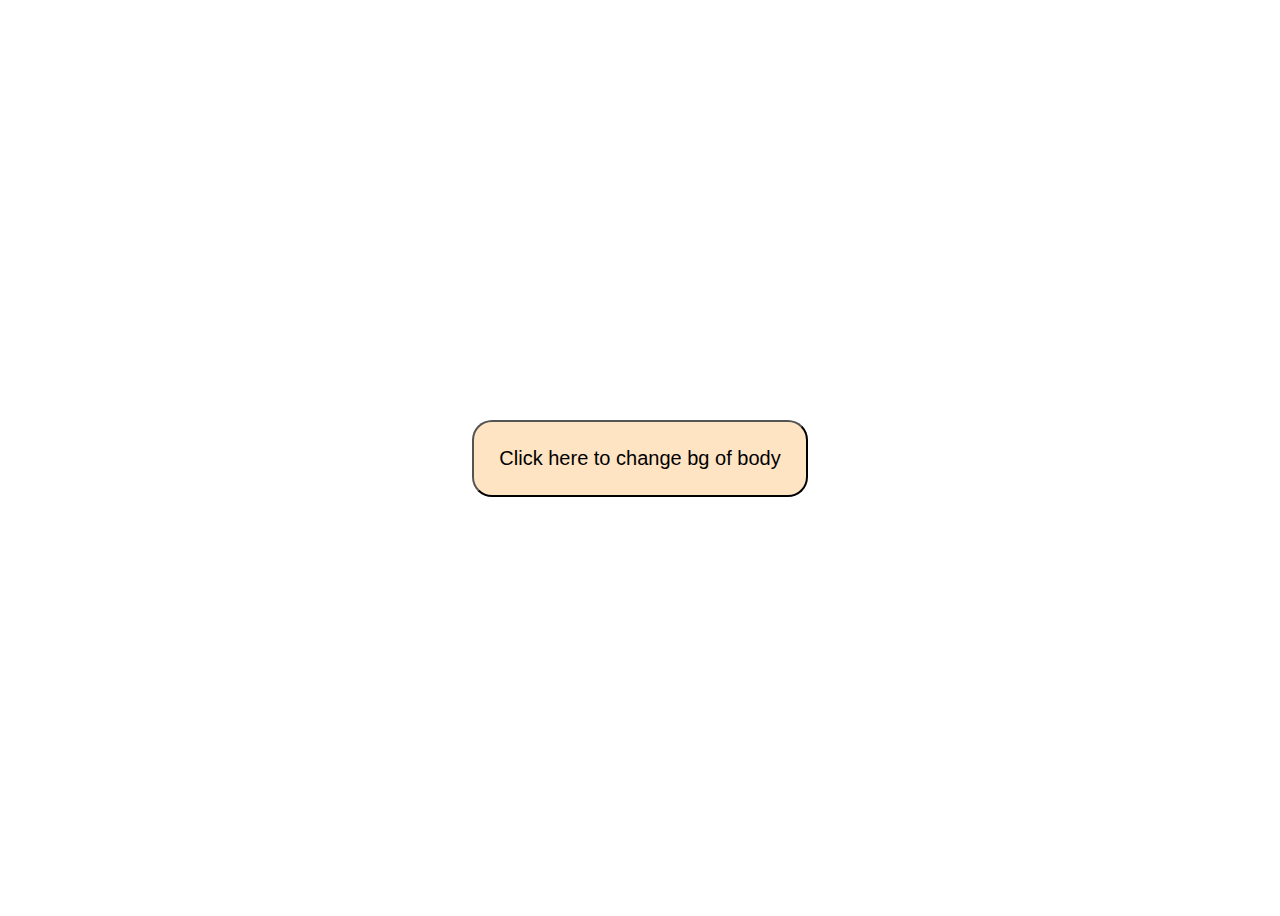
<file: DOM ASSIGNMENTS/Color Changer/Color project/index.html>
<!-- Task => generate a hexa code and concatinate with # and style.background to  -->
<!DOCTYPE html>
<html lang="en">
<head>
    <meta charset="UTF-8">
    <meta http-equiv="X-UA-Compatible" content="IE=edge">
    <meta name="viewport" content="width=device-width, initial-scale=1.0">
    <title>BGC color genterator</title>
    <link rel="stylesheet" href="./style.css">
</head>
<body>
    <button id="button">Click here to change bg of body</button>
    <script src="./script.js"></script>
</body>
</html>
</file>
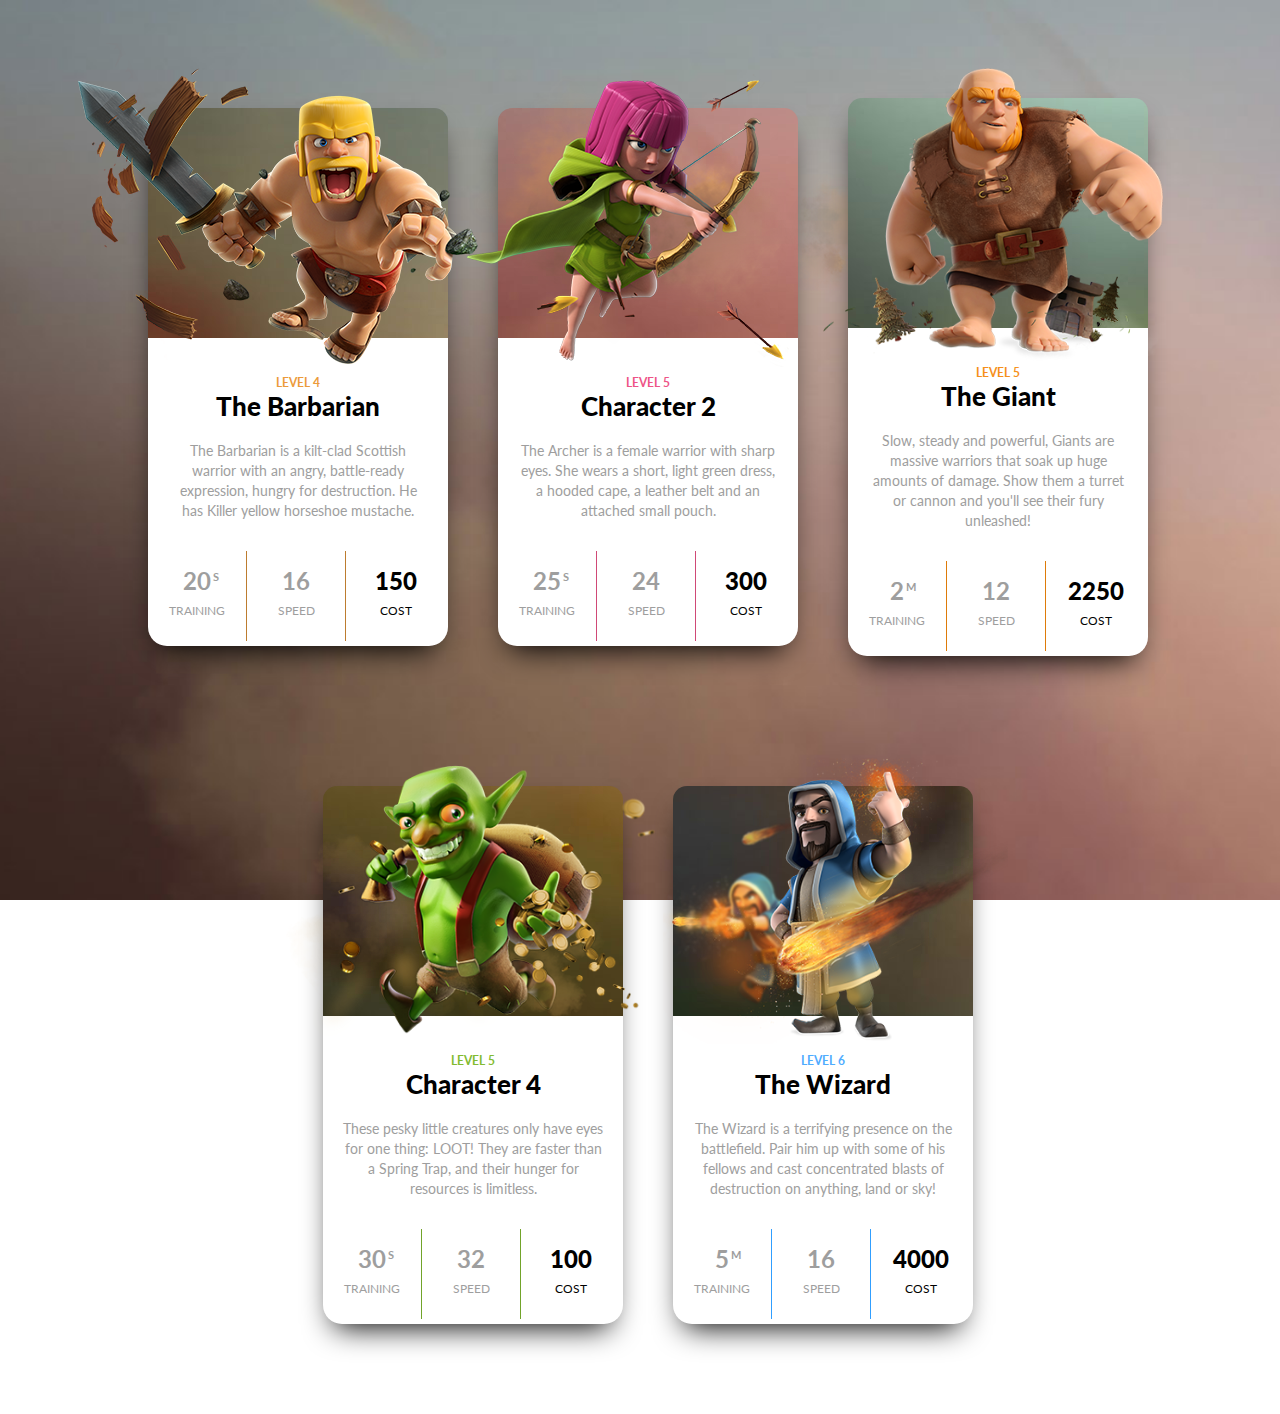
<file: DOM ASSIGNMENTS/DOM Assignments 2.0 Batch copy/04_DOM Project/04_DOM Project/index.html>
<!DOCTYPE html>
<html lang="en">

<head>
    <meta charset="UTF-8" />
    <meta http-equiv="X-UA-Compatible" content="IE=edge" />
    <meta name="viewport" content="width=device-width, initial-scale=1.0" />
    <title>Document</title>
    <link rel="stylesheet" href="./style.css" />
</head>

<body>
    <div class="slide-container">
        <div class="wrapper">
            <div class="clash-card barbarian">
                <div class="clash-card__image clash-card__image--barbarian">
                    <img src="./assets/barbarian.png" alt="barbarian" />
                </div>
                <div class="clash-card__level clash-card__level--barbarian">
                    Level 4
                </div>
                <div>The Barbarian</div>
                <div class="clash-card__unit-description">
                    The Barbarian is a kilt-clad Scottish warrior with an angry,
                    battle-ready expression, hungry for destruction. He has Killer
                    yellow horseshoe mustache.
                </div>

                <div class="clash-card__unit-stats clash-card__unit-stats--barbarian clearfix">
                    <div class="one-third">
                        <div class="stat">20<sup>S</sup></div>
                        <div class="stat-value">Training</div>
                    </div>

                    <div class="one-third">
                        <div class="stat">16</div>
                        <div class="stat-value">Speed</div>
                    </div>

                    <div class="one-third no-border">
                        <div class="stat">150</div>
                        <div class="stat-value">Cost</div>
                    </div>
                </div>
            </div>
            <!-- end clash-card barbarian-->
        </div>
        <!-- end wrapper -->

        <div class="wrapper">
            <div class="clash-card archer">
                <div class="clash-card__image clash-card__image--archer">
                    <img src="./assets/archer.png" alt="archer" />
                </div>
                <div class="clash-card__level clash-card__level--archer">Level 5</div>
                <div>Character 2</div>
                <div class="clash-card__unit-description">
                    The Archer is a female warrior with sharp eyes. She wears a short,
                    light green dress, a hooded cape, a leather belt and an attached
                    small pouch.
                </div>

                <div class="clash-card__unit-stats clash-card__unit-stats--archer clearfix">
                    <div class="one-third">
                        <div class="stat">25<sup>S</sup></div>
                        <div class="stat-value">Training</div>
                    </div>

                    <div class="one-third">
                        <div class="stat">24</div>
                        <div class="stat-value">Speed</div>
                    </div>

                    <div class="one-third no-border">
                        <div class="stat">300</div>
                        <div class="stat-value">Cost</div>
                    </div>
                </div>
            </div>
            <!-- end clash-card archer-->
        </div>
        <!-- end wrapper -->

        <div class="wrapper">
            <div class="clash-card giant">
                <div class="clash-card__image clash-card__image--giant">
                    <img src="./assets/giant.png" alt="giant" />
                </div>
                <div class="clash-card__level clash-card__level--giant">Level 5</div>
                <div>The Giant</div>
                <div class="clash-card__unit-description">
                    Slow, steady and powerful, Giants are massive warriors that soak up
                    huge amounts of damage. Show them a turret or cannon and you'll see
                    their fury unleashed!
                </div>

                <div class="clash-card__unit-stats clash-card__unit-stats--giant clearfix">
                    <div class="one-third">
                        <div class="stat">2<sup>M</sup></div>
                        <div class="stat-value">Training</div>
                    </div>

                    <div class="one-third">
                        <div class="stat">12</div>
                        <div class="stat-value">Speed</div>
                    </div>

                    <div class="one-third no-border">
                        <div class="stat">2250</div>
                        <div class="stat-value">Cost</div>
                    </div>
                </div>
            </div>
            <!-- end clash-card giant-->
        </div>
        <!-- end wrapper -->

        <div class="wrapper">
            <div class="clash-card goblin">
                <div class="clash-card__image clash-card__image--goblin">
                    <img src="./assets/goblin.png" alt="goblin" />
                </div>
                <div class="clash-card__level clash-card__level--goblin">Level 5</div>
                <div>Character 4</div>
                <div class="clash-card__unit-description">
                    These pesky little creatures only have eyes for one thing: LOOT!
                    They are faster than a Spring Trap, and their hunger for resources
                    is limitless.
                </div>

                <div class="clash-card__unit-stats clash-card__unit-stats--goblin clearfix">
                    <div class="one-third">
                        <div class="stat">30<sup>S</sup></div>
                        <div class="stat-value">Training</div>
                    </div>

                    <div class="one-third">
                        <div class="stat">32</div>
                        <div class="stat-value">Speed</div>
                    </div>

                    <div class="one-third no-border">
                        <div class="stat">100</div>
                        <div class="stat-value">Cost</div>
                    </div>
                </div>
            </div>
            <!-- end clash-card goblin-->
        </div>
        <!-- end wrapper -->

        <div class="wrapper">
            <div class="clash-card wizard">
                <div class="clash-card__image clash-card__image--wizard">
                    <img src="./assets/wizard.png" alt="wizard" />
                </div>
                <div class="clash-card__level clash-card__level--wizard">Level 6</div>
                <div>The Wizard</div>
                <div class="clash-card__unit-description">
                    The Wizard is a terrifying presence on the battlefield. Pair him up
                    with some of his fellows and cast concentrated blasts of destruction
                    on anything, land or sky!
                </div>

                <div class="clash-card__unit-stats clash-card__unit-stats--wizard clearfix">
                    <div class="one-third">
                        <div class="stat">5<sup>M</sup></div>
                        <div class="stat-value">Training</div>
                    </div>

                    <div class="one-third">
                        <div class="stat">16</div>
                        <div class="stat-value">Speed</div>
                    </div>

                    <div class="one-third no-border">
                        <div class="stat">4000</div>
                        <div class="stat-value">Cost</div>
                    </div>
                </div>
            </div>
            <!-- end clash-card wizard-->
        </div>
        <!-- end wrapper -->
    </div>
    <!-- end container -->
</body>

</html>
</file>
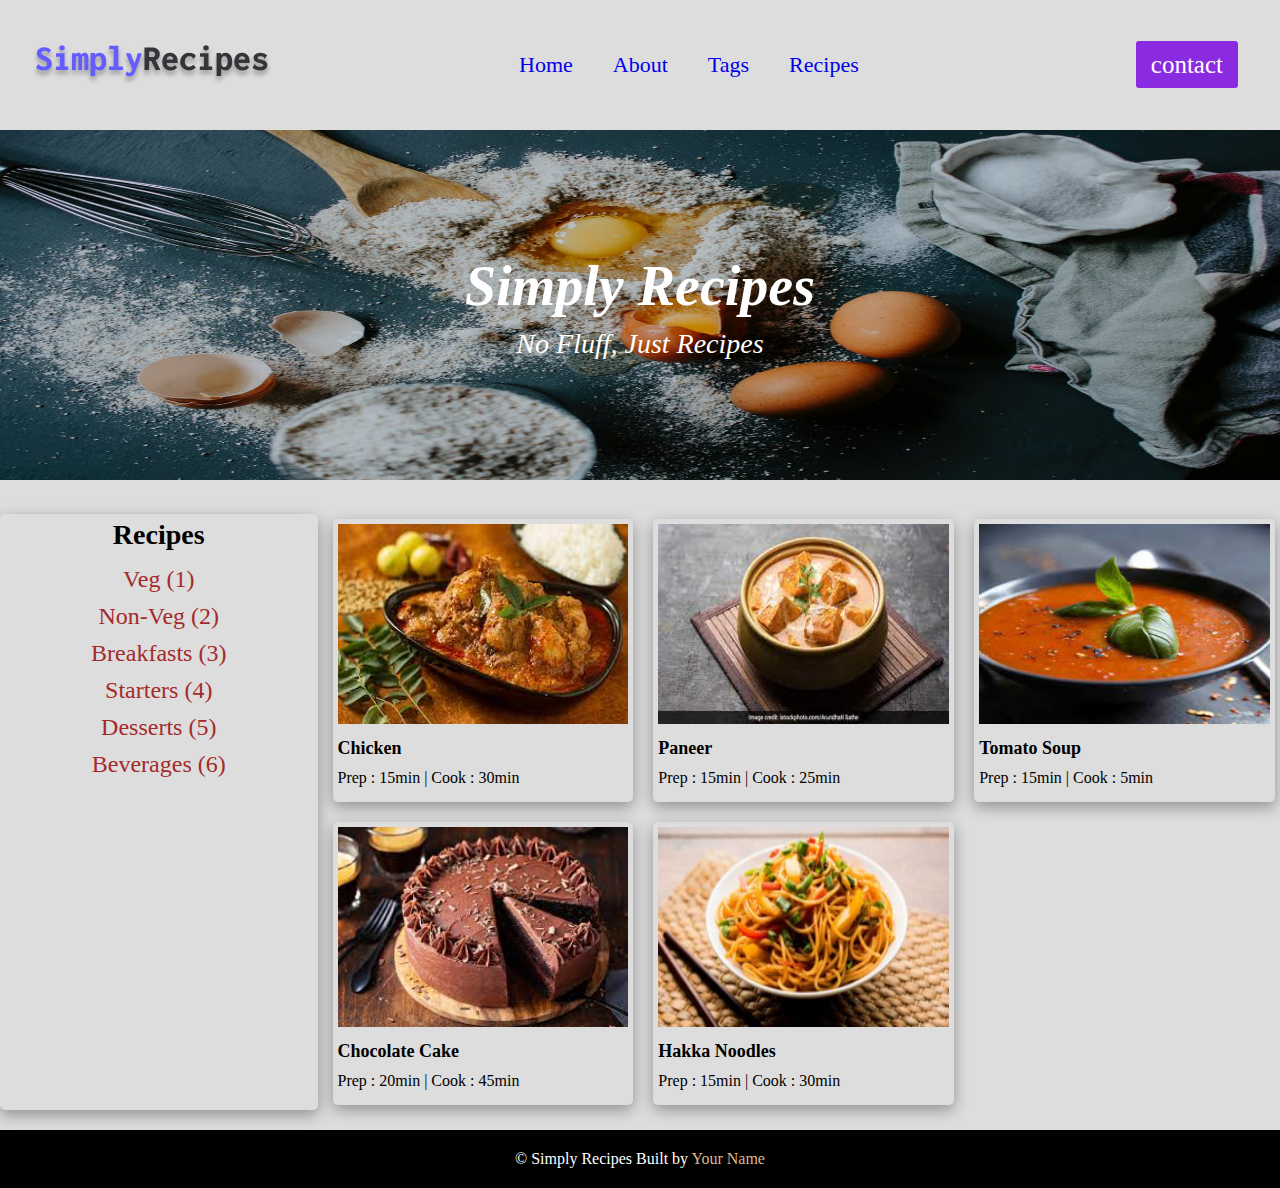
<file: DOM ASSIGNMENTS/DOM Assignments 2.0 Batch copy/05_DOM Project/05_DOM Project/index.html>
<!DOCTYPE html>
<html lang="en">

<head>
    <meta charset="UTF-8" />
    <meta http-equiv="X-UA-Compatible" content="IE=edge" />
    <meta name="viewport" content="width=device-width, initial-scale=1.0" />
    <title>Simply Recipes</title>
    <link rel="stylesheet" href="style.css" />
    <link rel="shortcut icon" href="/img/favicon.ico" type="image/x-icon">
</head>

<body>
    <nav class="navbar">
        <div class="nav-center">
            <div class="nav-header">
                <a href="index.html" class="nav-logo">
                    <img src="./img/logo.svg" alt="Simply Recipes" />
                </a>
            </div>
            <div class="nav-links">
                <a href="index.html" class="nav-link"> home </a>
                <a href="index.html" class="nav-link"> about </a>
                <a href="index.html" class="nav-link"> tags </a>
                <a href="index.html" class="nav-link"> recipes </a>
            </div>
            <div>
                <a href="index.html" class="btn"> contact </a>
            </div>
        </div>
    </nav>
    <main class="page">
        <header class="hero">
            <div class="hero-container">
                <img src="./img/main.jpeg" alt="Main Image">
                <div class="hero-text">
                    <h1>Simply Recipes</h1>
                    <h4>No Fluff, Just Recipes</h4>
                </div>
            </div>
        </header>
        <section class="recipes-container">
            <div class="tags-container">
                <h4 class="text-r">recipes</h4>
                <div>
                    <a href="#"> Veg (1)</a>
                    <a href="#"> Non-Veg (2)</a>
                    <a href="#"> Breakfasts (3)</a>
                    <a href="#"> Starters (4)</a>
                    <a href="#"> Desserts (5)</a>
                    <a href="#"> Beverages (6)</a>
                </div>
            </div>
            <div class="recipe-gallery">
                <div class="card">
                    <a href="#" class="recipe-text">
                        <img src="./img/recipe-1.jpeg" class="recipe-img" />
                        <h5 class="recipe-name">Chicken</h5>
                        <p class="recipe-disp">Prep : 15min | Cook : 30min</p>
                    </a>
                </div>
                <div class="card">
                    <a href="#" class="recipe-text">
                        <img src="./img/recipe-2.jpeg" class="recipe-img " />
                        <h5 class="recipe-name">Paneer</h5>
                        <p class="recipe-disp">Prep : 15min | Cook : 25min</p>
                    </a>
                </div>
                <div class="card">
                    <a href="#" class="recipe-text">
                        <img src="./img/recipe-3.jpeg" class="recipe-img " />
                        <h5 class="recipe-name">Tomato Soup</h5>
                        <p class="recipe-disp">Prep : 15min | Cook : 5min</p>
                    </a>
                </div>
                <div class="card">
                    <a href="#" class="recipe-text">
                        <img src="./img/recipe-4.jpeg" class="recipe-img " />
                        <h5 class="recipe-name">Chocolate Cake</h5>
                        <p class="recipe-disp">Prep : 20min | Cook : 45min</p>
                    </a>
                </div>
                <div class="card">
                    <a href="#" class="recipe-text">
                        <img src="./img/recipe-5.jpeg" class="recipe-img " />
                        <h5 class="recipe-name">Hakka Noodles</h5>
                        <p class="recipe-disp">Prep : 15min | Cook : 30min</p>
                    </a>
                </div>
            </div>
        </section>
    </main>

    <footer class="page-footer">
        <p>
            &copy;
            <span class="footer-logo">Simply Recipes</span> Built by
            <a href=#>Your Name</a>
        </p>
    </footer>
</body>

</html>




<!-- 
    const ab = document.querySelector(".nav-links")
let x = document.createElement("a")
x.classList.add("btn")
x.textContent="Recipes 2"
'Recipes 2'
ab.append(x)
 -->
</file>
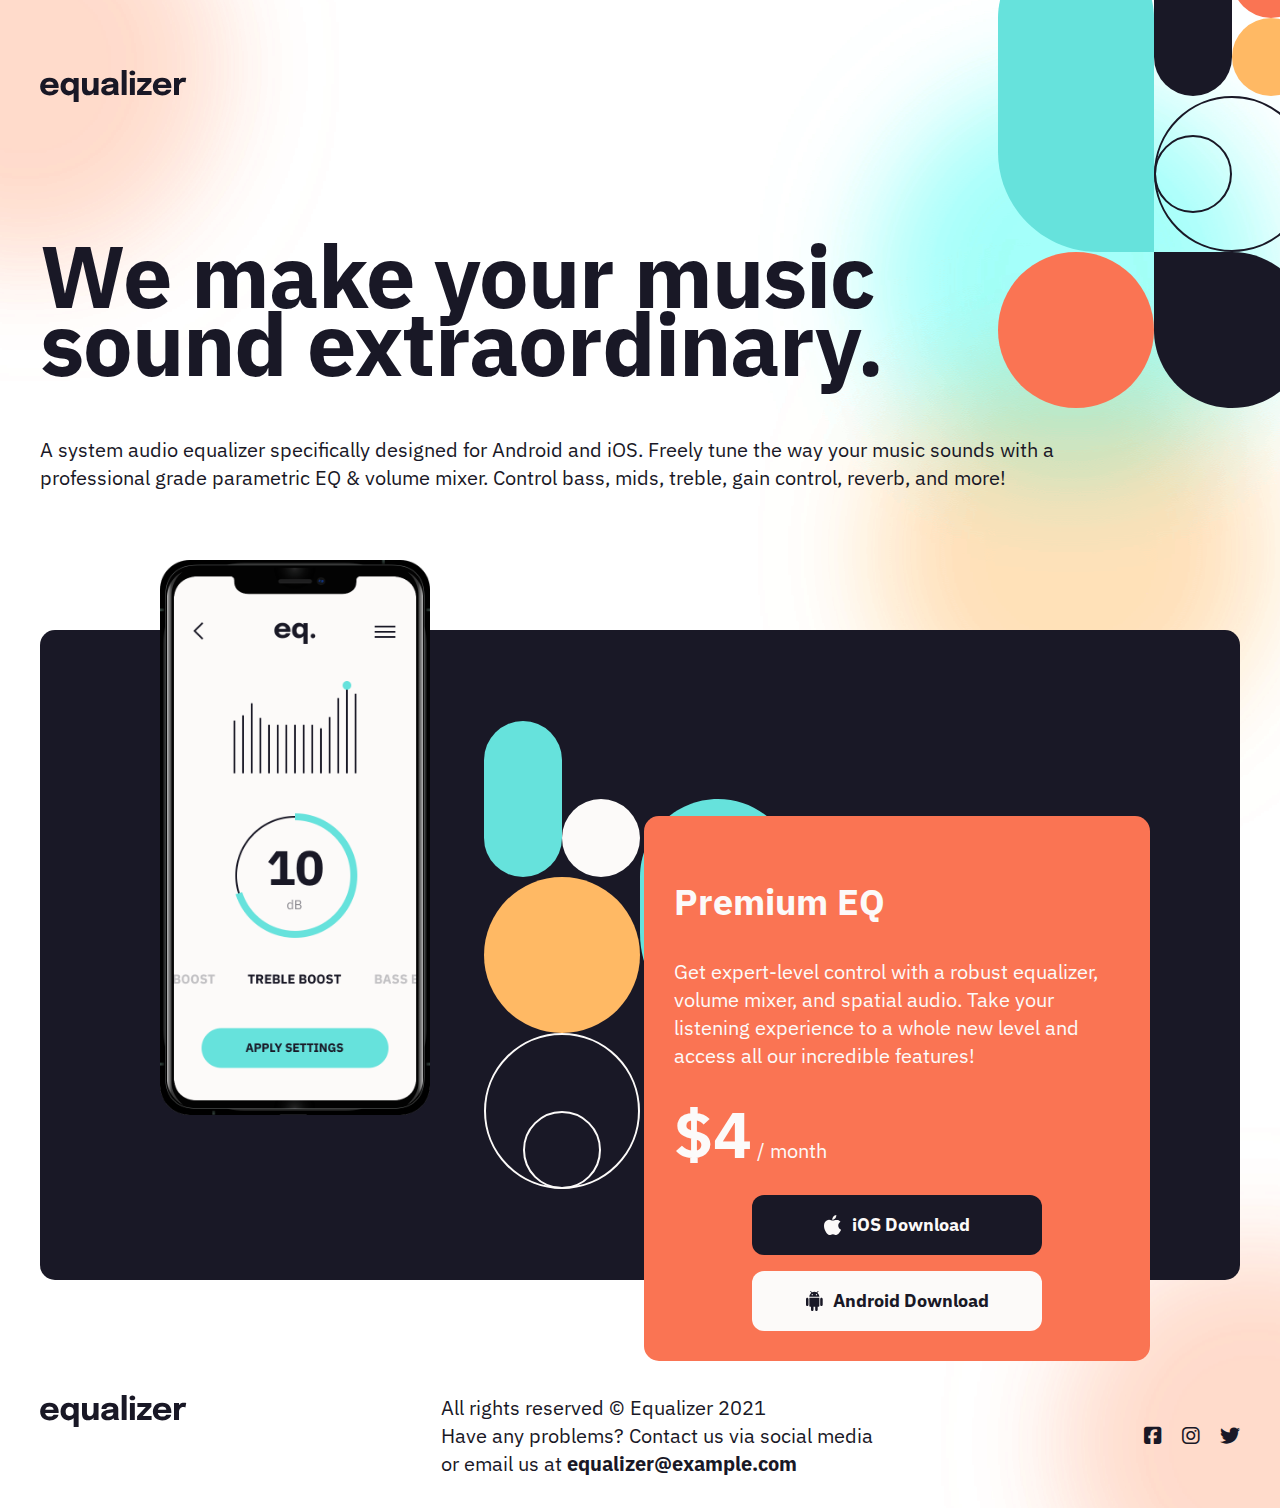
<file: DOM ASSIGNMENTS/DOM Assignments 2.0 Batch copy/06_DOM Project/06_DOM Project/index.html>
<!DOCTYPE html>
<html lang="en">

<head>
  <meta charset="UTF-8">
  <meta name="viewport" content="width=device-width, initial-scale=1.0">

  <link rel="stylesheet" href="./css/style.css">
  <title>DOM Project 3</title>
</head>

<body>

  <main>
    <div class="top_img"><img src="./assets/bg-pattern-1.svg" alt="Background top image"></div>
    <header><img src="./assets/logo.svg" alt="Logo" class="logo"></header>
    <section class="hero">
      <h1>We make your music sound extraordinary.</h1>
      <p>A system audio equalizer specifically designed for Android and iOS. Freely tune the
        way your music sounds with a professional grade parametric EQ & volume mixer. Control
        bass, mids, treble, gain control, reverb, and more!</p>
    </section>

    <section class="app">
      <div class="app_img">
        <img src="./assets/illustration-app.png" alt="Ilustration app">
      </div>
      <div class="app_info">
        <h2>Premium EQ</h2>
        <p>Get expert-level control with a robust equalizer, volume mixer, and spatial audio. Take
          your listening experience to a whole new level and access all our incredible features!</p>
        <div class="app_price">
          <span>$4</span> / month
        </div>
        <div class="buttons">
          <div class="button iosDownload">
            <img src="./assets/icon-apple.svg" alt="iOS button">
            <span>iOS Download</span>
          </div>
          <div class="button androidDownload">
            <img src="./assets/icon-android.svg" alt="Android button">
            <span>Android Download</span>
          </div>
        </div>
      </div>
    </section>

    <footer>
      <div class="footer_logo"><img src="./assets/logo.svg" alt="Logo" class="logo"></div>
      <div class="footer_text">
        <div class="footer_copy">All rights reserved © Equalizer 2021</div>
        <div class="footer_problems"> Have any problems? Contact us via social media or email us at
          <strong>equalizer@example.com </strong>
        </div>
      </div>

      <div class="footer_social">
        <div class="footer_social_ico"><i class="fa-brands fa-square-facebook"></i></div>
        <div class="footer_social_ico"><i class="fa-brands fa-instagram"></i></div>
        <div class="footer_social_ico"><i class="fa-brands fa-twitter"></i></div>
      </div>

    </footer>
  </main>


  <link rel="stylesheet" href="https://cdnjs.cloudflare.com/ajax/libs/font-awesome/6.2.0/css/all.min.css">
</body>

</html>
</file>
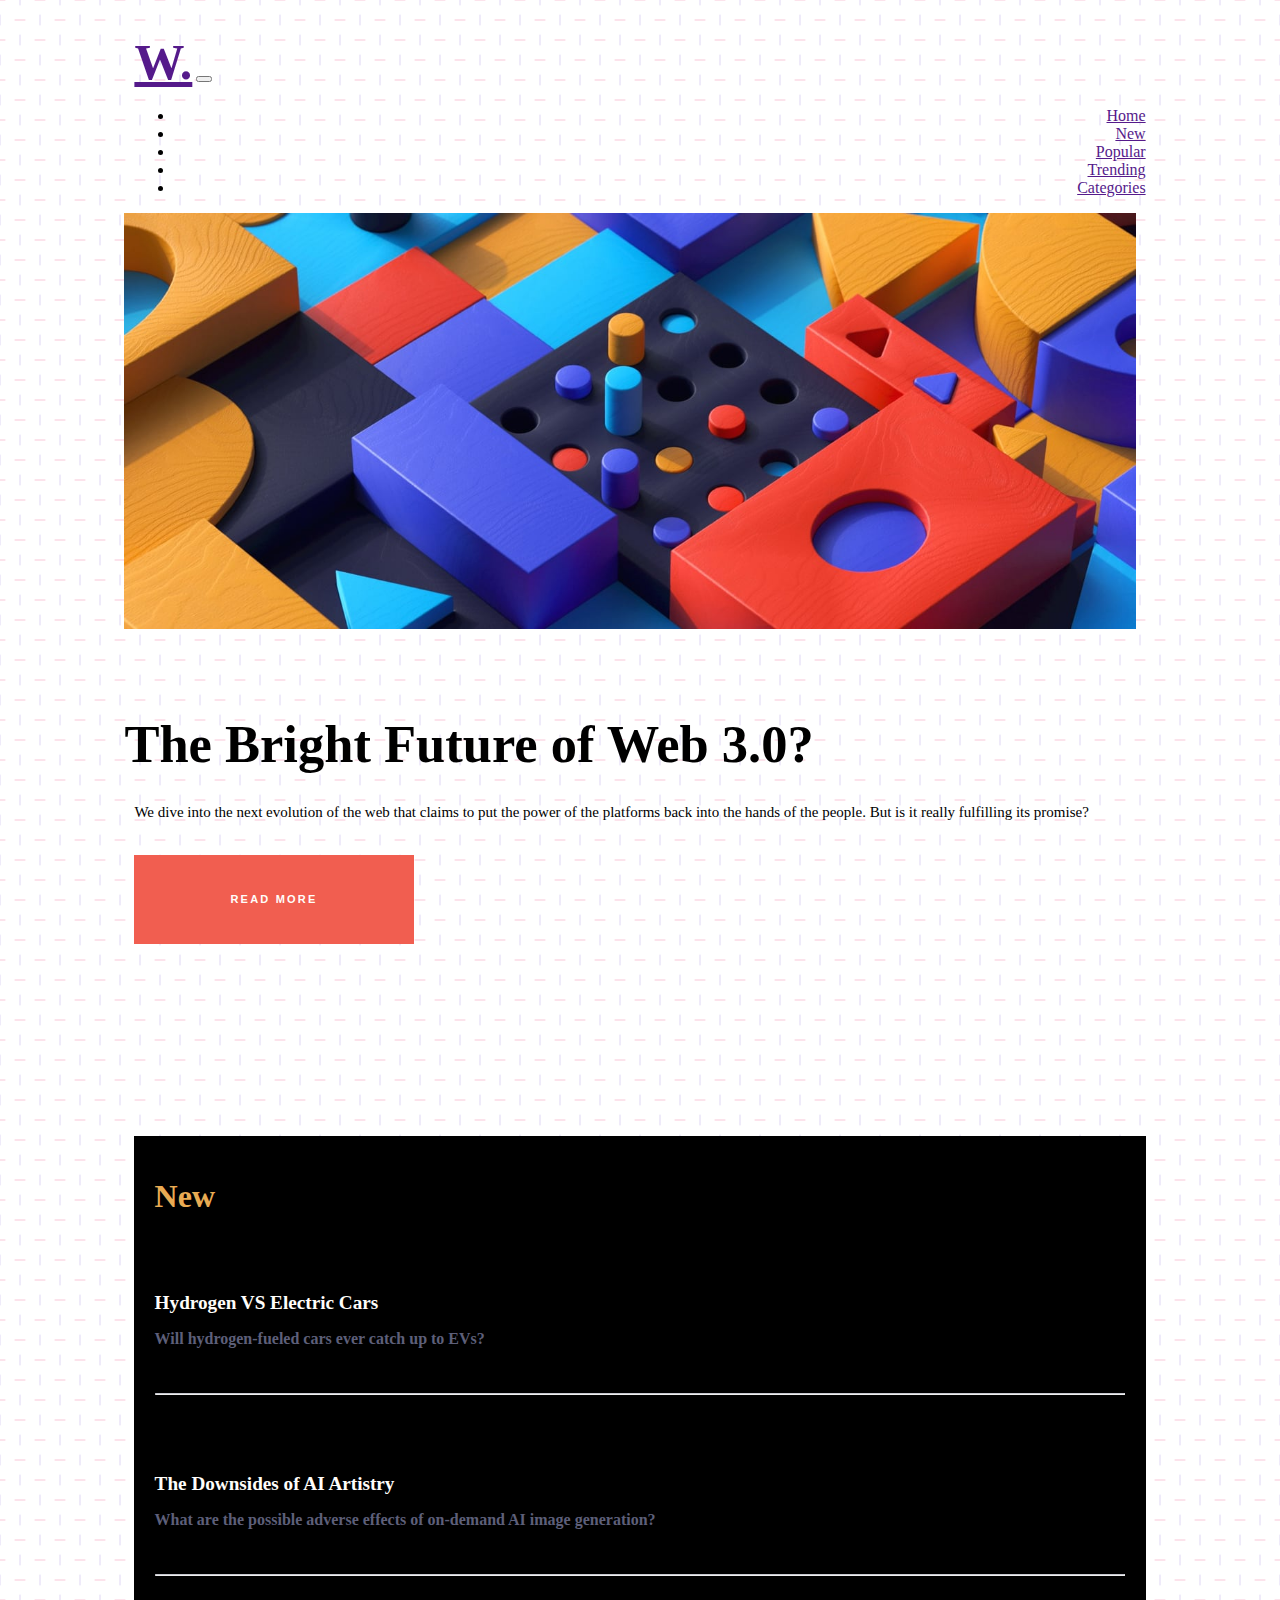
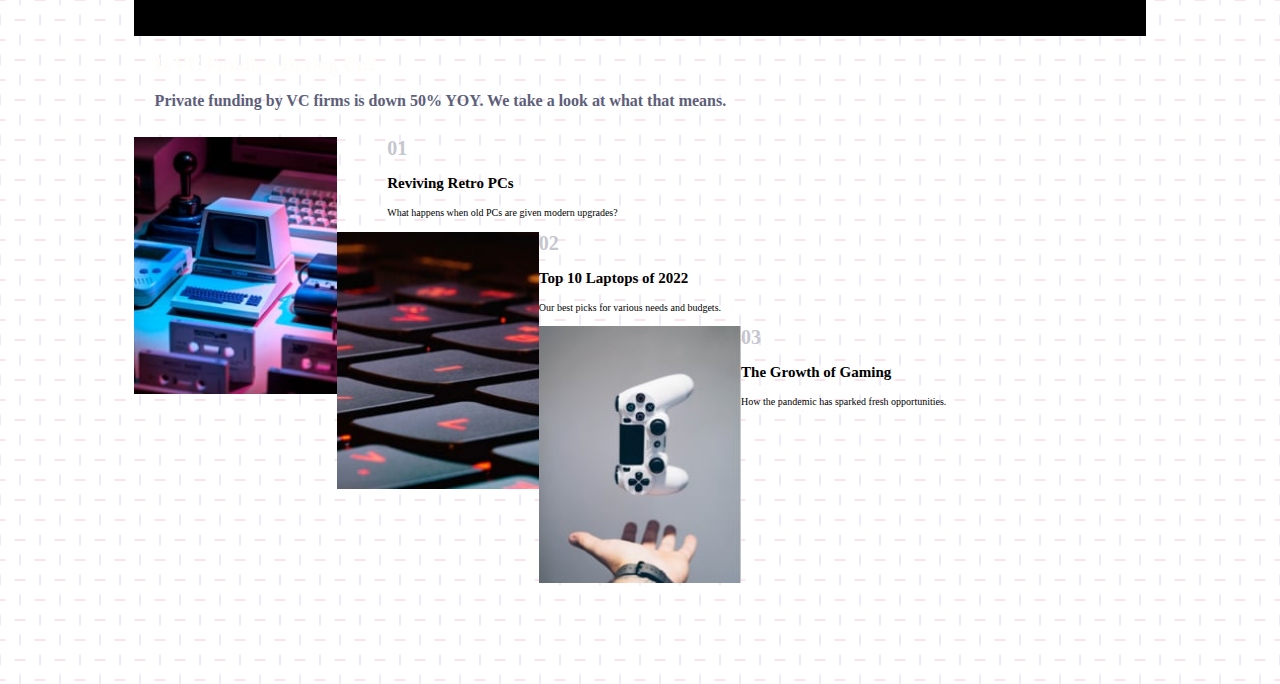
<file: DOM ASSIGNMENTS/DOM Assignments 2.0 Batch copy/DOM P8/DOM P8/index.html>
<!DOCTYPE html>
<html lang="en">
  <head>
    <meta charset="UTF-8" />
    <meta name="viewport" content="width=device-width, initial-scale=1.0" />
    <title>Frontend Mentor | News homepage</title>
    <link
      rel="stylesheet"
      href="https://cdn.jsdelivr.net/npm/bootstrap@5.2.2/dist/css/bootstrap.min.css"
      integrity="sha384-Zenh87qX5JnK2Jl0vWa8Ck2rdkQ2Bzep5IDxbcnCeuOxjzrPF/et3URy9Bv1WTRi"
      crossorigin="anonymous"
    />
    <link rel="stylesheet" href="style.css" />
    <script
      src="https://cdn.jsdelivr.net/npm/bootstrap@5.2.2/dist/js/bootstrap.bundle.min.js"
      integrity="sha384-OERcA2EqjJCMA+/3y+gxIOqMEjwtxJY7qPCqsdltbNJuaOe923+mo//f6V8Qbsw3"
      crossorigin="anonymous"
    ></script>
    <script
      src="https://cdn.jsdelivr.net/npm/bootstrap@5.2.2/dist/js/bootstrap.min.js"
      integrity="sha384-IDwe1+LCz02ROU9k972gdyvl+AESN10+x7tBKgc9I5HFtuNz0wWnPclzo6p9vxnk"
      crossorigin="anonymous"
    ></script>
    <script
      src="https://cdn.jsdelivr.net/npm/@popperjs/core@2.11.6/dist/umd/popper.min.js"
      integrity="sha384-oBqDVmMz9ATKxIep9tiCxS/Z9fNfEXiDAYTujMAeBAsjFuCZSmKbSSUnQlmh/jp3"
      crossorigin="anonymous"
    ></script>
  </head>
  <body>
    <main class="container-fluid">
      <nav class="navbar navbar-expand-lg">
        <a class="navbar-brand" href="">W.</a>

        <button class="navbar-toggler" type="button">
          <span class="navbar-toggler-icon"></span>
        </button>

        <div class="collapse navbar-collapse" id="navbarTogglerDemo01">
          <ul class="navbar-nav ms-auto list-btn">
            <li class="nav-item">
              <a class="nav-link" href="">Home</a>
            </li>
            <li class="nav-item">
              <a class="nav-link" href="">New</a>
            </li>
            <li class="nav-item">
              <a class="nav-link" href="">Popular</a>
            </li>
            <li class="nav-item">
              <a class="nav-link" href="">Trending</a>
            </li>
            <li class="nav-item">
              <a class="nav-link" href="">Categories</a>
            </li>
          </ul>
        </div>
      </nav>

      <section class="row first-row">
        <div class="col-lg-8">
          <img
            class="desk-image"
            src="images/image-web-3-desktop.jpg"
            alt="desk-img"
          />
          <div class="row second-row">
            <div class="col-lg-6">
              <h1 class="img-heading">The Bright Future of Web 3.0?</h1>
            </div>
            <div class="col-lg-6">
              <p class="sec-row-p">
                We dive into the next evolution of the web that claims to put
                the power of the platforms back into the hands of the people.
                But is it really fulfilling its promise?
              </p>
              <button class="read-btn">READ MORE</button>
            </div>
          </div>
        </div>
        <aside class="col-lg-4 new">
          <h1>New</h1>
          <h2 class="new-head">Hydrogen VS Electric Cars</h2>
          <p class="new-p">Will hydrogen-fueled cars ever catch up to EVs?</p>
          <hr class="hr-line" />
          <h2 class="new-head">The Downsides of AI Artistry</h2>
          <p class="new-p">
            What are the possible adverse effects of on-demand AI image
            generation?
          </p>
          <hr class="hr-line" />
          <h2 class="new-head">Is VC Funding Drying Up?</h2>
          <p class="new-p">
            Private funding by VC firms is down 50% YOY. We take a look at what
            that means.
          </p>
        </aside>
      </section>

      <section class="row last-row">
        <div class="col-lg-4">
          <img
            class="last-row-img"
            src="images/image-retro-pcs.jpg"
            alt="retro-img"
          />
          <h1 class="last-row-h1">01</h1>
          <h3>Reviving Retro PCs</h3>
          <p class="last-row-p">
            What happens when old PCs are given modern upgrades?
          </p>
        </div>
        <div class="col-lg-4">
          <img
            class="last-row-img"
            src="images/image-top-laptops.jpg"
            alt="laptop-img"
          />
          <h1 class="last-row-h1">02</h1>
          <h3>Top 10 Laptops of 2022</h3>
          <p class="last-row-p">
            Our best picks for various needs and budgets.
          </p>
        </div>
        <div class="col-lg-4">
          <img
            class="last-row-img"
            src="images/image-gaming-growth.jpg"
            alt="growth-img"
          />
          <h1 class="last-row-h1">03</h1>
          <h3>The Growth of Gaming</h3>
          <p class="last-row-p">
            How the pandemic has sparked fresh opportunities.
          </p>
        </div>
      </section>
    </main>
  </body>
</html>
</file>
<file: DOM ASSIGNMENTS/Color Changer/Color project/style.css>
body{
    height: 100vh;
    display:flex;
    justify-content: center;
    align-items: center;
}
button{
    padding:25px;
    font-size: 20px;
    font-weight:400 ;
    border-radius: 20px;
    background-color: bisque;
   
}
</file>
<file: DOM ASSIGNMENTS/DOM Assignments 2.0 Batch copy/04_DOM Project/04_DOM Project/style.css>
@import url(https://fonts.googleapis.com/css?family=Lato:400,700,900);
*,
*:before,
*:after {
  box-sizing: border-box;
}

body {
  background: linear-gradient(to bottom, #8c7a7a 0%, #af877c 65%, #af877c 100%) fixed;
  background: url("./assets/coc-background.jpg") no-repeat center center fixed;
  background-size: cover;
  font: 14px/20px "Lato", Arial, sans-serif;
  color: #9e9e9e;
  height: 100vh;
  width: 100vw;
  display: flex;
  align-items: center;
  justify-content: space-around;
  overflow-x: hidden;
}

.slide-container {
  margin: auto;
  display: flex;
  gap: 50px;
  align-items: center;
  justify-content: center;
  flex-wrap: wrap;
  padding: 50px 30px;
}

.wrapper {
  padding-top: 40px;
  padding-bottom: 40px;
}
.wrapper:focus {
  outline: 0;
}

.clash-card {
  background: white;
  width: 300px;
  display: inline-block;
  margin: auto;
  border-radius: 19px;
  position: relative;
  text-align: center;
  box-shadow: -1px 15px 30px -12px black;
  z-index: 9999;
}

.clash-card__image {
  position: relative;
  height: 230px;
  margin-bottom: 35px;
  border-top-left-radius: 14px;
  border-top-right-radius: 14px;
}

.clash-card__image--barbarian {
  background: url("./assets/barbarian-bg.jpg");
}
.clash-card__image--barbarian img {
  width: 400px;
  position: absolute;
  top: -65px;
  left: -70px;
}

.clash-card__image--archer {
  background: url("./assets/archer-bg.jpg");
}
.clash-card__image--archer img {
  width: 400px;
  position: absolute;
  top: -34px;
  left: -37px;
}

.clash-card__image--giant {
  background: url("./assets/giant-bg.jpg");
}
.clash-card__image--giant img {
  width: 340px;
  position: absolute;
  top: -30px;
  left: -25px;
}

.clash-card__image--goblin {
  background: url("./assets//goblin-bg.jpg");
}
.clash-card__image--goblin img {
  width: 370px;
  position: absolute;
  top: -21px;
  left: -37px;
}

.clash-card__image--wizard {
  background: url("./assets/wizard-bg.jpg");
}
.clash-card__image--wizard img {
  width: 345px;
  position: absolute;
  top: -28px;
  left: -10px;
}

.clash-card__level {
  text-transform: uppercase;
  font-size: 12px;
  font-weight: 700;
  margin-bottom: 3px;
}

.clash-card__level--barbarian {
  color: #ec9b3b;
}

.clash-card__level--archer {
  color: #ee5487;
}

.clash-card__level--giant {
  color: #f6901a;
}

.clash-card__level--goblin {
  color: #82bb30;
}

.clash-card__level--wizard {
  color: #4facff;
}

.clash-card div:nth-child(3) {
  font-size: 26px;
  color: black;
  font-weight: 900;
  margin-bottom: 5px;
}

.clash-card__unit-description {
  padding: 20px;
  margin-bottom: 10px;
}


.clash-card__unit-stats--barbarian .one-third {
  border-right: 1px solid #bd7c2f;
}


.clash-card__unit-stats--archer .one-third {
  border-right: 1px solid #d04976;
}


.clash-card__unit-stats--giant .one-third {
  border-right: 1px solid #de7b09;
}


.clash-card__unit-stats--goblin .one-third {
  border-right: 1px solid #71a32a;
}

.clash-card__unit-stats--wizard .one-third {
  border-right: 1px solid #309eff;
}

.clash-card__unit-stats {

  font-weight: 700;
  border-bottom-left-radius: 14px;
  border-bottom-right-radius: 14px;
}
.clash-card__unit-stats .one-third {
  width: 33%;
  float: left;
  padding: 20px 15px;
}
.clash-card__unit-stats sup {
  position: absolute;
  bottom: 4px;
  font-size: 45%;
  margin-left: 2px;
}
.clash-card__unit-stats .stat {
  position: relative;
  font-size: 24px;
  margin-bottom: 10px;
}
.clash-card__unit-stats .stat-value {
  text-transform: uppercase;
  font-weight: 400;
  font-size: 12px;
}
.clash-card__unit-stats .no-border {
  border-right: none;
}

.clearfix:after {
  visibility: hidden;
  display: block;
  font-size: 0;
  content: " ";
  clear: both;
  height: 0;
} 

.slick-prev {
  left: 100px;
  z-index: 999;
}

.slick-next {
  right: 100px;
  z-index: 999;
}
</file>
<file: DOM ASSIGNMENTS/DOM Assignments 2.0 Batch copy/05_DOM Project/05_DOM Project/style.css>
*{
    margin: 0;
    padding: 0;
    box-sizing: border-box;
}

body{
    background-color: #dddddd;
    max-width: 1400px;
    margin: 0 auto;
}

.navbar{
    padding: 32px;
}

.nav-center{
    display: flex;
    justify-content: space-between;
    align-items: center;
}

.nav-links{
    display: flex;
    align-items: center;
    font-size: 22px;

}

.recipe-text{
    text-transform: capitalize;
    text-decoration: none;
    color: black;
}

a{
    text-decoration: none;
}

.nav-link{
    padding: 20px 10px;
}

.nav-links a{
    margin-right: 20px;
    text-transform: capitalize;
    text-decoration: none;
}

.btn{
    background-color: blueviolet;
    padding: 10px 15px;
    color: white;
    border-radius: 3px;
    margin: 10px;
    font-size: 25px;
}

.hero-container{
    position: relative;
    text-align: center;
    margin-bottom: 30px;
}

.hero-container img{
    width: 100%;
    height: 350px;
}

.hero-text{
    position: absolute;
    top: 50%;
    left:50% ;
    transform: translate(-50%,-50%);
}

.hero-text h1{
    font-size: 56px;
    color: white;
    margin-bottom: 10px;
    font-style: italic;
}

.hero-text h4{
    font-size: 28px;
    color: white;
    font-weight: 400;
    font-style: italic;
}


.recipes-container{
    margin: 0 auto;
    display: grid;
    grid-template-columns: 1fr 3fr;
    gap: 10px;
}

.recipe-gallery{
    display: grid;
    grid-template-columns: 1fr 1fr 1fr;
    gap: 20px;
}
.recipe-gallery .card {
    box-shadow: rgba(0, 0, 0, 0.35) 0px 5px 15px;

}

.recipes-container div{
    padding: 5px;
    border-radius: 5px;

} 

.recipe-img{
    width: 100%;
    height: 200px;
}

.recipe-name{
    text-transform: capitalize;
    font-size: 18px;
    margin-top: 10px;
}

.recipe-disp{
    text-transform: capitalize;
    font-size: 16px;
    margin: 10px 0;
}

.tags-container{
    text-align: center;
    box-shadow: rgba(0, 0, 0, 0.35) 0px 5px 15px;

}

.tags-container div:nth-child(2) {
    display: flex;
    flex-direction: column;
    box-shadow: none;

}

.tags-container div:nth-child(2)> a{
    margin-bottom: 10px;
    font-size: 24px;
    color: brown;
    text-transform: capitalize;
}

.text-r{
    font-size: 28px;
    text-transform: capitalize;
    margin-bottom: 10px;
}

.page-footer{
    text-align: center;
    background-color: black;
    color: white;
    padding: 20px;
    margin-top: 20px;
}

.page-footer a{
    text-decoration: none;
    color: burlywood;
    
}
</file>
<file: DOM ASSIGNMENTS/DOM Assignments 2.0 Batch copy/06_DOM Project/06_DOM Project/css/style.css>
@import url('https://fonts.googleapis.com/css2?family=IBM+Plex+Sans:wght@400;700&display=swap');

:root{
    --color1: #66E2DC;
    --color2:#FA7453;
    --color3:#FFB964;
    --color4:#FCFAF9;
    --color5:#191826;

    /*Typo*/
    --ff: 'IBM Plex Sans', sans-serif;
    /*h1*/
    --h1-lh:68px;
    --h1-ls: -1px;
    --h1-fw:700;
    --h1-fs:88px;

    /*h2*/
    --h2-lh:52px;
    --h2-fw: 700;
    --h2-fs:40px;

    /*Body1*/
    --body-fs:20px;
    --body-lh: 34px;    
    /*Body2*/
    --body2-fs: 16px;
    --body2-lh: 26px;

}

/* General */
html, body{
    margin: 0;
    width: 100%;
    min-height: 100vh;
    font-family: var(--ff);
    font-size: var(--body2-fs);
    line-height: var(--body2-lh);
    background-image: url("../assets/bg-main-mobile.png");
    color: var(--color5);
    overflow-x: hidden;
}
h1{
    font-size: var(--h1-fs);
    line-height: var(--h1-lh);
    font-weight:var(--h1-fw);
    letter-spacing: var(--h1-ls)
}h2{
    font-size: var(--h2-fs);
    font-weight: var(--h2-fw);
    line-height: var(--h2-lh);
}

/* Buttons */
.button {
    min-width: 290px;
    text-align: center;
    min-height: 60px;
    font-weight: 700;
    border-radius: 12px;
    display: grid;
    align-items: center;
    font-size: 18px;
    cursor: pointer;
    display: flex;
    justify-content: center;
    gap: 10px;
}
.buttons {
    display: flex;
    flex-direction: column;
    align-items: center;
    gap: 16px;
}

.iosDownload {
    background: var(--color5);
    color: var(--color4);
}

.iosDownload:hover {
    background: var(--color1);
}

.androidDownload {
    background-color: var(--color4);
    color: var(--color5);
}

.androidDownload:hover {
    background: var(--color3);
}


/*Content */
main{
    max-width: 1200px;
    margin: 0 auto;
    padding: 30px;
}
section {padding: 34px 0;}

/*Header */
header{
    padding: 39px 0;
}
.top_img{display:none}

/*Hero */
h1{font-size: 40px;}
h2 {font-size: 36px;}
/* App */
.app_img {
    display: flex;
    background-image: url('../assets/bg-pattern-2.svg');
    background-repeat: no-repeat;
    background-position: center;
    background-color: var(--color5);
    position: relative;
    border-radius: 15px;
    margin-top: 50px;
    z-index: 2;
    padding-bottom: 50px;
}.app_img img {
    max-width: 200px;
    margin: 0 auto;
    margin-top: -70px;
}
.app_info {
    background: var(--color2);
    border-radius: 15px;
    padding: 30px;
    margin-top: -20px;
    z-index: 99;
    color: var(--color4);
    position: relative;
    gap: 30px;
    display: grid;
}
.app_info h2 {
    padding: 0;
    margin-bottom: 0;
}
.app_info p {margin-top: 0;}

.app_price span {
    font-size: 65px;
    font-weight: var(--h1-fw);
}

/* Footer */
.footer_social {
    display: flex;
    gap: 20px;
}

.footer_social_ico:hover {
    cursor: pointer;
    color: var(--color2) !important;
}

footer {
    display: grid;
    gap: 20px;
    margin-top: 80px;
}
.footer_logo {align-self: flex-start;}


@media (min-width: 760px) {
    h1 {
        font-size: 64px;
        line-height: 64px;
    }
    
    body {
        font-size: 18px;
        line-height: 28px;
    }
    .top_img {
        display:block;
        position: absolute;
        right: -30px;
        top: -60px;
    }
    .hero {
        max-width: 520px;
    }
    .app_img {
        min-height: 600px;
    }
    
    .app_img img {
        max-width: 270px;
        max-height: 555px;
        margin-left: 10%;
    }
    .app_info {
        max-width: 400px;
        margin-top: -400px;
        margin-left: 240px;
    }
    .footer_content {
        align-items: center;
        display: flex;
    }

}


@media (min-width: 1024px) {
    html, body{
        background-image: url(../assets/bg-main-desktop.png);
        background-position: center;
    }

    .hero {
        max-width: 85vw;
        position: relative;
    }

    h1 {
        font-size: var(--h1-fs);
        line-height: var(--h1-lh);
    }

    body {
        font-size: var(--body-fs);
    }

    .app_info {
        position: absolute;
        margin: unset;
        top: 270px;
        right: 90px;
        max-width: 446px;
    }

    .app {
        position: relative;
    }

    footer {
        display: flex;
        align-items: center;
        justify-content: space-between;
    }

    .footer_text {
        max-width: 450px;
    }
}
</file>
<file: DOM ASSIGNMENTS/DOM Assignments 2.0 Batch copy/DOM P8/DOM P8/style.css>
body {
  background-image: linear-gradient(
      rgba(255, 255, 255, 0.5),
      rgba(255, 255, 255, 0.5)
    ),
    url("data:image/svg+xml,<svg id='patternId' width='100%' height='100%' xmlns='http://www.w3.org/2000/svg'><defs><pattern id='a' patternUnits='userSpaceOnUse' width='40' height='40' patternTransform='scale(1) rotate(0)'><rect x='0' y='0' width='100%' height='100%' fill='hsla(0,0%,100%,1)'/><path d='M20-5V5m0 30v10m20-30v10M0 15v10'  stroke-linejoin='round' stroke-linecap='round' stroke-width='0.5' stroke='hsla(258.5,59.4%,59.4%,1)' fill='none'/><path d='M-5 40H5M-5 0H5m30 0h10M35 40h10M15 20h10'  stroke-linejoin='round' stroke-linecap='round' stroke-width='0.5' stroke='hsla(339.6,82.2%,51.6%,1)' fill='none'/></pattern></defs><rect width='800%' height='800%' transform='translate(0,0)' fill='url(%23a)'/></svg>");
}

h3 {
  font-weight: bold;
  font-size: 18px;
  margin-left: 30%;
  padding-left: 6%;
  padding-right: 2%;
}

.container-fluid {
  padding: 2% 10%;
}

hr.hr-line {
  border-top: 1px solid hsl(233, 8%, 79%);
}

.desk-image {
  width: 100%;
  margin-left: -10px;
}

.first-row {
  margin-right: 0px;
  margin-left: 0px;
}

.new {
  background-color: black;
  padding: 2%;
  color: hsl(35, 77%, 62%);
  font-weight: bolder;
}
.new-h1 {
  padding-top: 5%;
}
.new-head {
  text-align: left;
  font-family: "Inter-Bold";
  color: hsl(36, 100%, 99%);
  font-size: 1.2em;
  margin-top: 8%;
}
.new-p {
  font-family: "Inter-Regular";
  font-size: 1em;
  color: hsl(236, 13%, 42%);
  padding-bottom: 3%;
}

.nav-item {
  padding-left: 1.7em;
  text-align: right;
}

.navbar-brand {
  font-size: 50px;
  font-family: "Inter-ExtraBold";
  font-weight: bolder;
}

.img-heading {
  margin-left: -10px;
  font-size: 3.5em;
  font-weight: 700;
  text-align: left;
  line-height: 50px;
}

.second-row {
  padding: 5% 5% 0% 0%;
  font-size: 15px;
}

.read-btn {
  background-color: hsl(5, 85%, 63%);
  margin-top: 2%;
  padding: 4% 10%;
  color: hsl(36, 100%, 99%);
  font-size: 11px;
  letter-spacing: 0.2em;
  font-weight: bold;
  border: none;
}

.last-row {
  margin: 10% 0% 10% 0%;
  text-align: left;
}
.last-row-img {
  width: 30%;
  float: left;
  padding-bottom: 0;
}
.last-row-h1 {
  color: hsl(233, 8%, 79%);
  font-size: 30px;
  margin-left: 30%;
  padding-left: 6%;
  padding-right: 2%;
}

.last-row-p {
  font-size: 15px;
  margin-left: 30%;
  padding-left: 6%;
  padding-right: 2%;
  margin-bottom: 0;
}

aside {
  height: 460px;
}

@media (min-width: 375px) {
  h3 {
    font-size: 15px;
    padding-left: 0;
    margin-left: 25%;
  }

  .last-row-img {
    width: 20%;
    padding-bottom: 10%;
  }
  .read-btn {
    margin-bottom: 20%;
  }
  .last-row-h1 {
    font-size: 20px;
    padding-left: 0;
    margin-left: 25%;
  }
  .last-row-p {
    font-size: 10px;
    padding-right: 20px;
    padding-left: 0;
    margin-left: 25%;
    margin-bottom: 0;
  }
}
</file>
